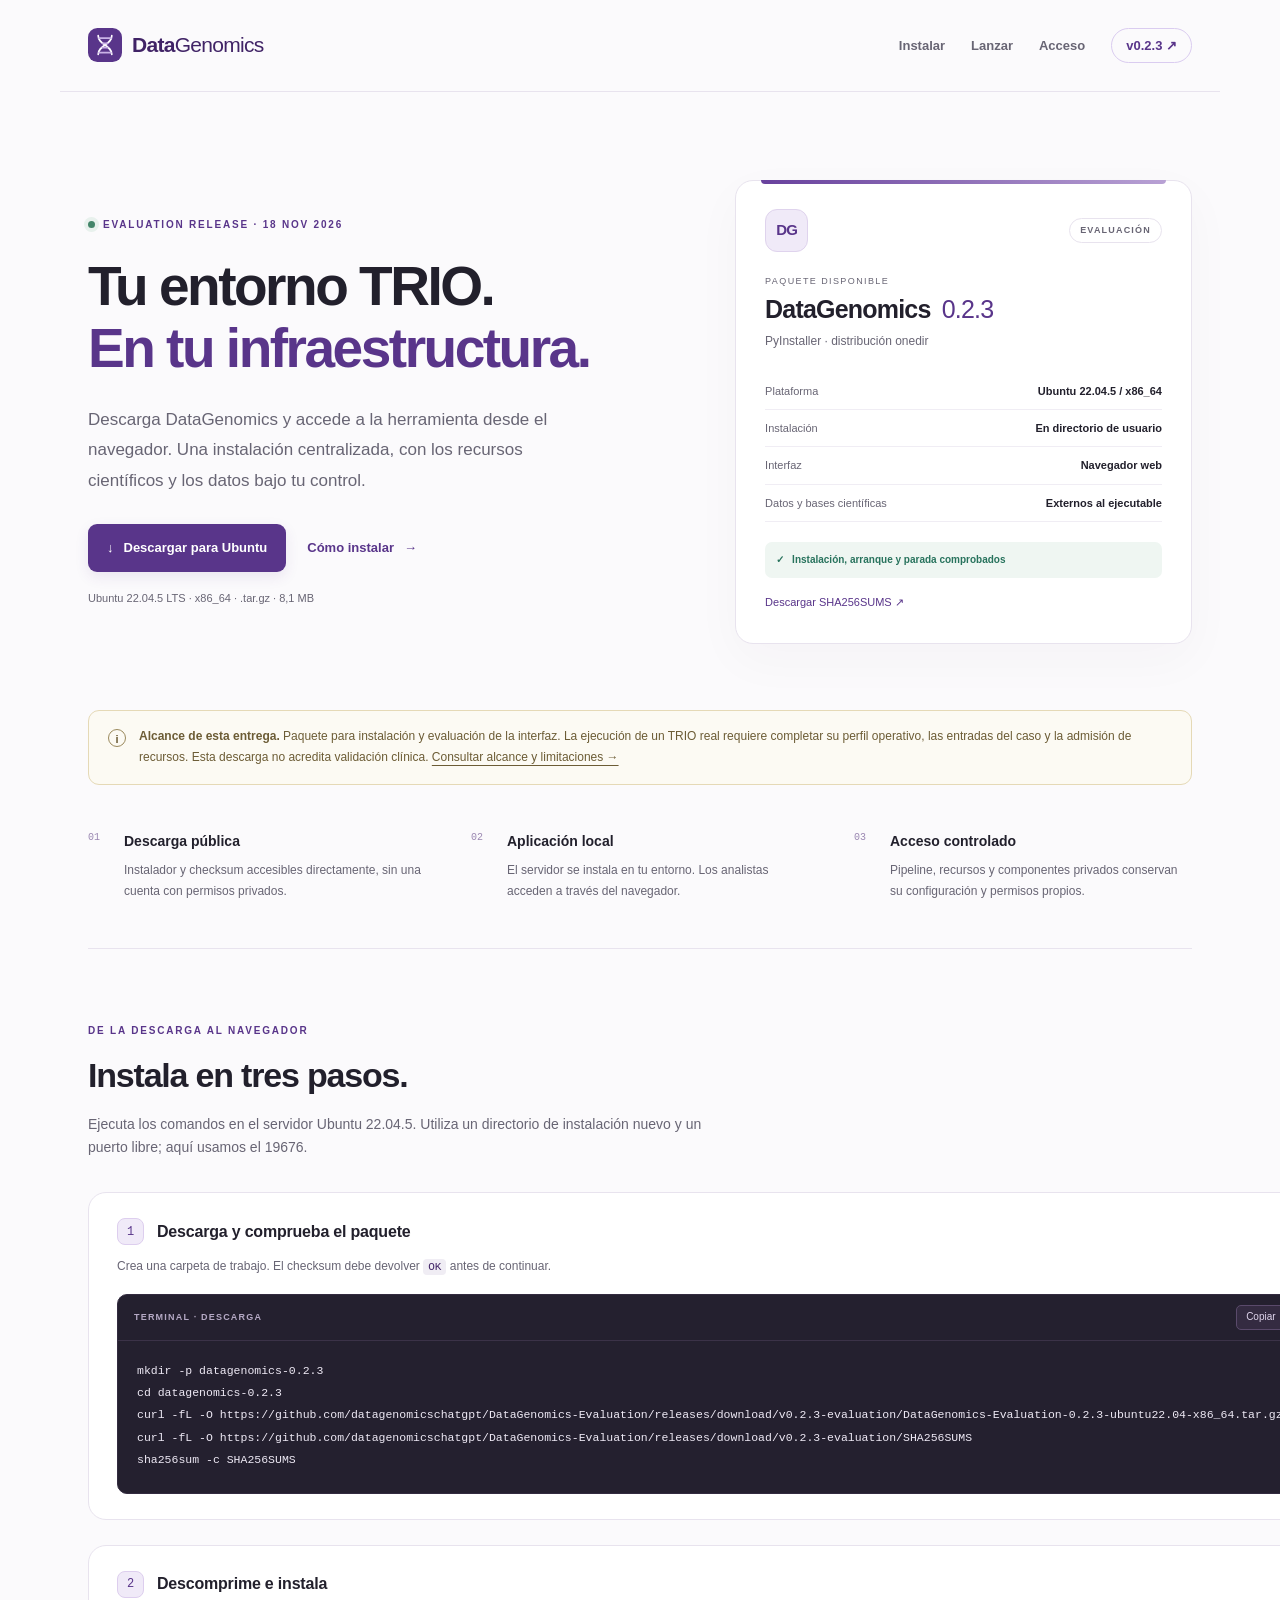
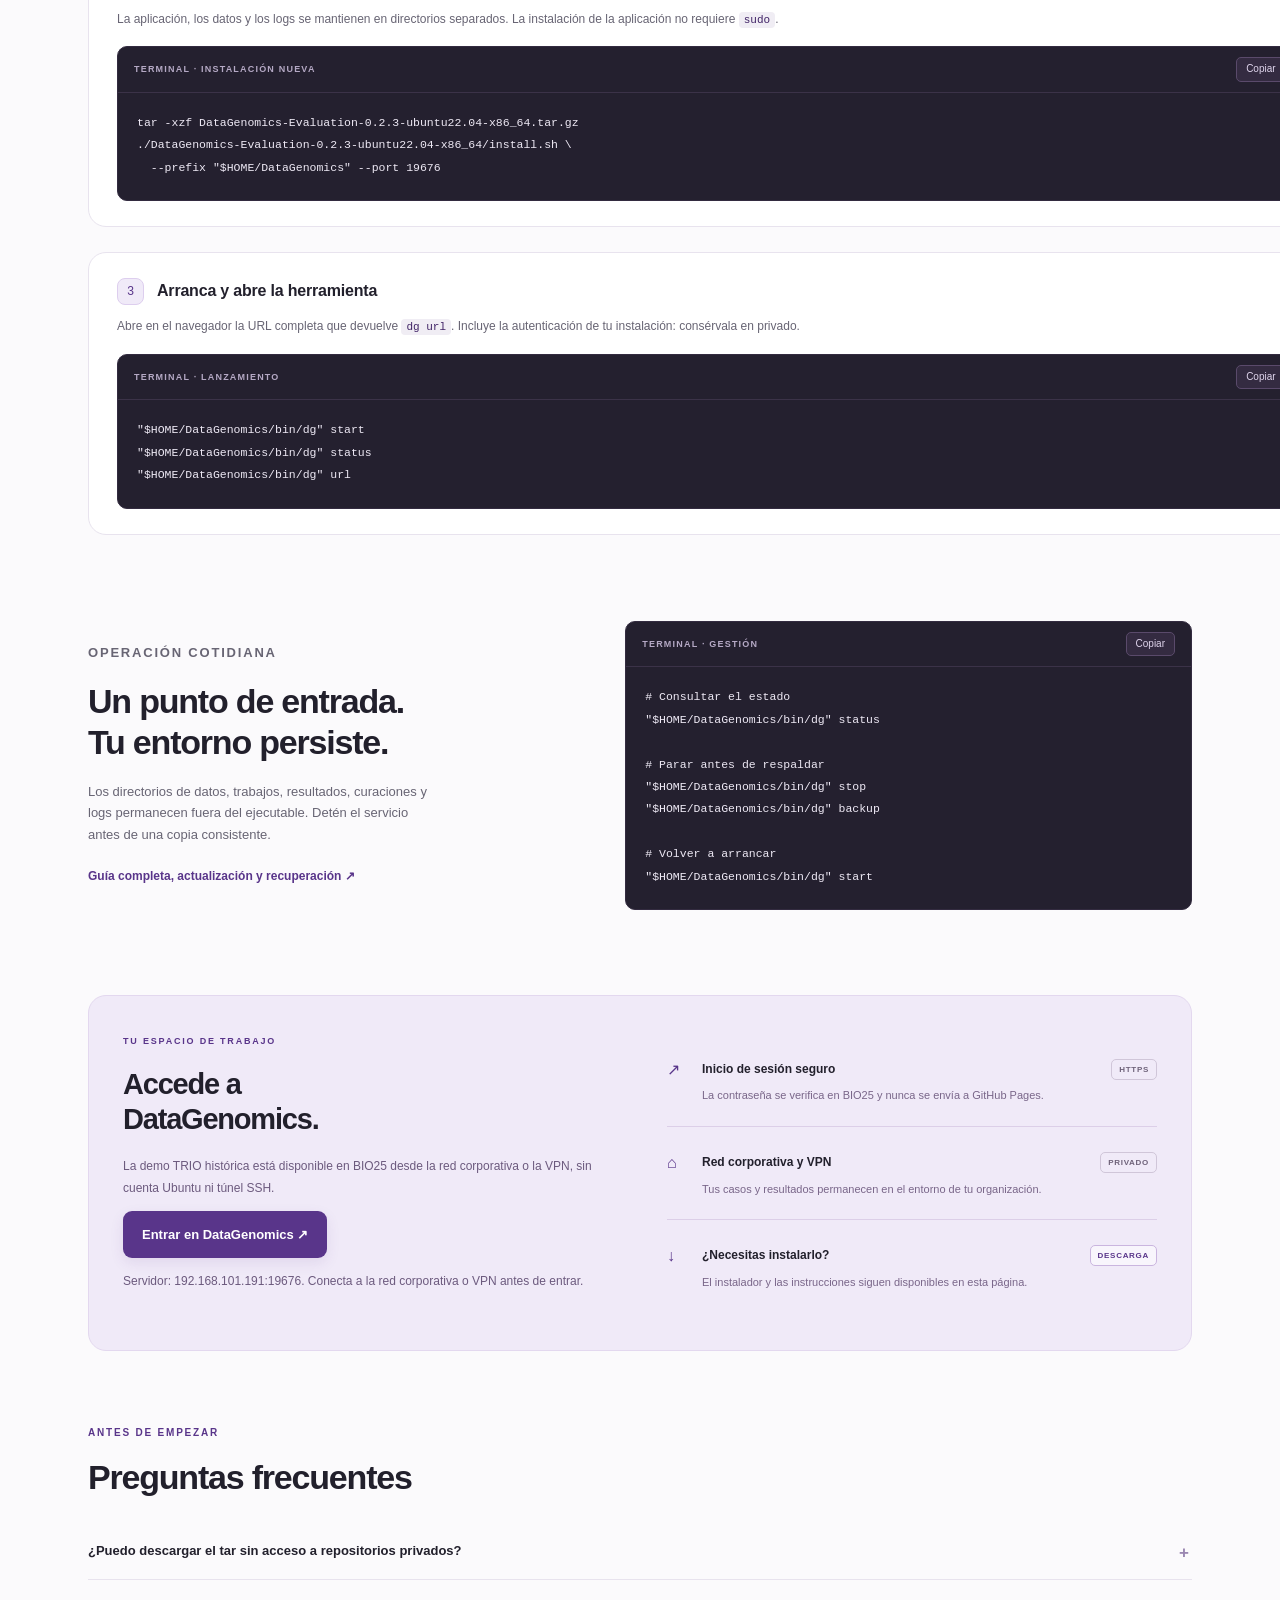
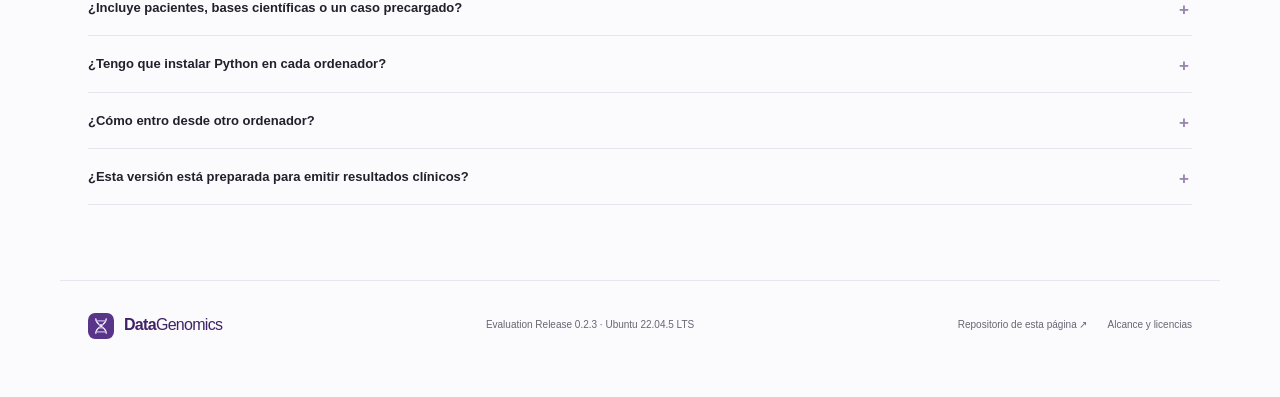
<file: index.html>
<!doctype html>
<html lang="es">
<head>
  <meta charset="utf-8">
  <meta name="viewport" content="width=device-width, initial-scale=1">
  <meta name="description" content="Descarga DataGenomics Evaluation para Ubuntu 22.04.5. Instalador PyInstaller, instrucciones de instalación, arranque y recuperación.">
  <meta name="theme-color" content="#432b69">
  <meta property="og:title" content="DataGenomics · Evaluation Release">
  <meta property="og:description" content="Tu entorno de evaluación TRIO. Descarga para Ubuntu, instalación y lanzamiento paso a paso.">
  <meta property="og:type" content="website">
  <title>DataGenomics — Descarga e instalación</title>
  <link rel="icon" href="assets/mark.svg" type="image/svg+xml">
  <link rel="stylesheet" href="assets/styles.css">
  <script src="assets/app.js" defer></script>
</head>
<body>
  <a class="skip" href="#contenido">Ir al contenido</a>
  <header class="site-header">
    <a class="brand" href="./" aria-label="DataGenomics inicio"><img src="assets/mark.svg" alt="" width="34" height="34"><span>Data<span class="brand-light">Genomics</span></span></a>
    <nav aria-label="Navegación principal"><a href="#instalacion">Instalar</a><a href="#lanzamiento">Lanzar</a><a href="#acceso">Acceso</a><a class="nav-release" href="https://github.com/datagenomicschatgpt/DataGenomics-Evaluation/releases/tag/v0.2.3-evaluation">v0.2.3 <span aria-hidden="true">↗</span></a></nav>
  </header>

  <main id="contenido">
    <section class="hero" aria-labelledby="titulo">
      <div class="hero-copy">
        <p class="eyebrow"><span class="status-dot"></span> EVALUATION RELEASE · 18 NOV 2026</p>
        <h1>Tu entorno TRIO.<br><span>En tu infraestructura.</span></h1>
        <p class="lead">Descarga DataGenomics y accede a la herramienta desde el navegador. Una instalación centralizada, con los recursos científicos y los datos bajo tu control.</p>
        <div class="hero-actions"><a class="button primary" href="https://github.com/datagenomicschatgpt/DataGenomics-Evaluation/releases/download/v0.2.3-evaluation/DataGenomics-Evaluation-0.2.3-ubuntu22.04-x86_64.tar.gz"><span aria-hidden="true">↓</span> Descargar para Ubuntu</a><a class="button text-button" href="#instalacion">Cómo instalar <span aria-hidden="true">→</span></a></div>
        <p class="download-meta">Ubuntu 22.04.5 LTS · x86_64 · .tar.gz · 8,1 MB</p>
      </div>
      <aside class="release-card" aria-label="Ficha de la descarga">
        <div class="card-heading"><span class="package-icon" aria-hidden="true">DG</span><span class="tag">EVALUACIÓN</span></div>
        <p class="small-label">PAQUETE DISPONIBLE</p><h2>DataGenomics <span>0.2.3</span></h2><p class="card-subtitle">PyInstaller · distribución onedir</p>
        <dl><div><dt>Plataforma</dt><dd>Ubuntu 22.04.5 / x86_64</dd></div><div><dt>Instalación</dt><dd>En directorio de usuario</dd></div><div><dt>Interfaz</dt><dd>Navegador web</dd></div><div><dt>Datos y bases científicas</dt><dd>Externos al ejecutable</dd></div></dl>
        <div class="verified"><span aria-hidden="true">✓</span> Instalación, arranque y parada comprobados</div>
        <a class="checksum-link" href="https://github.com/datagenomicschatgpt/DataGenomics-Evaluation/releases/download/v0.2.3-evaluation/SHA256SUMS">Descargar SHA256SUMS <span aria-hidden="true">↗</span></a>
      </aside>
    </section>

    <aside class="scope-note" aria-label="Alcance de la evaluación"><span class="note-icon" aria-hidden="true">i</span><p><strong>Alcance de esta entrega.</strong> Paquete para instalación y evaluación de la interfaz. La ejecución de un TRIO real requiere completar su perfil operativo, las entradas del caso y la admisión de recursos. Esta descarga no acredita validación clínica. <a href="docs/alcance.html">Consultar alcance y limitaciones →</a></p></aside>

    <section class="features" aria-label="Distribución y acceso">
      <article><span class="feature-number">01</span><h2>Descarga pública</h2><p>Instalador y checksum accesibles directamente, sin una cuenta con permisos privados.</p></article>
      <article><span class="feature-number">02</span><h2>Aplicación local</h2><p>El servidor se instala en tu entorno. Los analistas acceden a través del navegador.</p></article>
      <article><span class="feature-number">03</span><h2>Acceso controlado</h2><p>Pipeline, recursos y componentes privados conservan su configuración y permisos propios.</p></article>
    </section>

    <section id="instalacion" class="section install-section" aria-labelledby="install-title">
      <div class="section-intro"><p class="eyebrow">DE LA DESCARGA AL NAVEGADOR</p><h2 id="install-title">Instala en tres pasos.</h2><p>Ejecuta los comandos en el servidor Ubuntu 22.04.5. Utiliza un directorio de instalación nuevo y un puerto libre; aquí usamos el 19676.</p></div>
      <div class="steps">
        <article class="step"><div class="step-title"><span>1</span><h3>Descarga y comprueba el paquete</h3></div><p>Crea una carpeta de trabajo. El checksum debe devolver <code>OK</code> antes de continuar.</p><div class="code-box"><div class="code-top"><span>TERMINAL · DESCARGA</span><button type="button" data-copy="download-code">Copiar</button></div><pre><code id="download-code">mkdir -p datagenomics-0.2.3
cd datagenomics-0.2.3
curl -fL -O https://github.com/datagenomicschatgpt/DataGenomics-Evaluation/releases/download/v0.2.3-evaluation/DataGenomics-Evaluation-0.2.3-ubuntu22.04-x86_64.tar.gz
curl -fL -O https://github.com/datagenomicschatgpt/DataGenomics-Evaluation/releases/download/v0.2.3-evaluation/SHA256SUMS
sha256sum -c SHA256SUMS</code></pre></div></article>
        <article class="step"><div class="step-title"><span>2</span><h3>Descomprime e instala</h3></div><p>La aplicación, los datos y los logs se mantienen en directorios separados. La instalación de la aplicación no requiere <code>sudo</code>.</p><div class="code-box"><div class="code-top"><span>TERMINAL · INSTALACIÓN NUEVA</span><button type="button" data-copy="install-code">Copiar</button></div><pre><code id="install-code">tar -xzf DataGenomics-Evaluation-0.2.3-ubuntu22.04-x86_64.tar.gz
./DataGenomics-Evaluation-0.2.3-ubuntu22.04-x86_64/install.sh \
  --prefix "$HOME/DataGenomics" --port 19676</code></pre></div></article>
        <article class="step" id="lanzamiento"><div class="step-title"><span>3</span><h3>Arranca y abre la herramienta</h3></div><p>Abre en el navegador la URL completa que devuelve <code>dg url</code>. Incluye la autenticación de tu instalación: consérvala en privado.</p><div class="code-box"><div class="code-top"><span>TERMINAL · LANZAMIENTO</span><button type="button" data-copy="start-code">Copiar</button></div><pre><code id="start-code">"$HOME/DataGenomics/bin/dg" start
"$HOME/DataGenomics/bin/dg" status
"$HOME/DataGenomics/bin/dg" url</code></pre></div></article>
      </div>
    </section>

    <section class="operations section" aria-labelledby="operations-title"><div><p class="eyebrow">OPERACIÓN COTIDIANA</p><h2 id="operations-title">Un punto de entrada.<br>Tu entorno persiste.</h2><p>Los directorios de datos, trabajos, resultados, curaciones y logs permanecen fuera del ejecutable. Detén el servicio antes de una copia consistente.</p><a class="inline-link" href="docs/instalacion.html">Guía completa, actualización y recuperación <span aria-hidden="true">↗</span></a></div><div class="code-box"><div class="code-top"><span>TERMINAL · GESTIÓN</span><button type="button" data-copy="manage-code">Copiar</button></div><pre><code id="manage-code"># Consultar el estado
"$HOME/DataGenomics/bin/dg" status

# Parar antes de respaldar
"$HOME/DataGenomics/bin/dg" stop
"$HOME/DataGenomics/bin/dg" backup

# Volver a arrancar
"$HOME/DataGenomics/bin/dg" start</code></pre></div></section>

    <section id="acceso" class="access-panel section" aria-labelledby="access-title"><div class="access-main"><p class="eyebrow">TU ESPACIO DE TRABAJO</p><h2 id="access-title">Accede a<br>DataGenomics.</h2><p>La demo TRIO histórica está disponible en BIO25 desde la red corporativa o la VPN, sin cuenta Ubuntu ni túnel SSH.</p><a id="server-access" class="button primary" href="https://192.168.101.191:19676/login" rel="noreferrer" aria-describedby="server-access-status">Entrar en DataGenomics ↗</a><p id="server-access-status" role="status">Acceso provisional protegido por contraseña en servidor. El certificado temporal puede requerir confirmación del navegador hasta disponer del certificado corporativo.</p></div><div class="access-list"><div><span class="access-icon" aria-hidden="true">↗</span><div><strong>Inicio de sesión seguro</strong><p>La contraseña se verifica en BIO25 y nunca se envía a GitHub Pages.</p></div><span class="access-badge private">HTTPS</span></div><div><span class="access-icon" aria-hidden="true">⌂</span><div><strong>Red corporativa y VPN</strong><p>Tus casos y resultados permanecen en el entorno de tu organización.</p></div><span class="access-badge private">PRIVADO</span></div><div><span class="access-icon" aria-hidden="true">↓</span><div><strong>¿Necesitas instalarlo?</strong><p>El instalador y las instrucciones siguen disponibles en esta página.</p></div><span class="access-badge">DESCARGA</span></div></div></section>

    <section class="faq section" aria-labelledby="faq-title"><div class="section-intro"><p class="eyebrow">ANTES DE EMPEZAR</p><h2 id="faq-title">Preguntas frecuentes</h2></div><details><summary>¿Puedo descargar el tar sin acceso a repositorios privados?</summary><p>Sí. El botón descarga el archivo directamente desde una GitHub Release pública. La aplicación y el acceso a componentes privados tienen permisos independientes.</p></details><details><summary>¿Incluye pacientes, bases científicas o un caso precargado?</summary><p>No. Una instalación nueva empieza sin casos. Los resultados autorizados y los recursos se incorporan desde tu entorno mediante sus contratos y controles correspondientes.</p></details><details><summary>¿Tengo que instalar Python en cada ordenador?</summary><p>Los analistas utilizan el navegador. La aplicación del servidor se distribuye con PyInstaller. Las etapas científicas necesitan su runtime y herramientas externos, configurados por el responsable.</p></details><details><summary>¿Cómo entro desde otro ordenador?</summary><p>Conecta a la LAN o VPN corporativa y utiliza el botón «Entrar en DataGenomics». No necesitas una cuenta de BIO25 ni un túnel SSH. El acceso provisional se sustituirá por SSO cuando IT lo proporcione.</p></details><details><summary>¿Esta versión está preparada para emitir resultados clínicos?</summary><p>Es una Evaluation Release. La instalación y el recorrido técnico tienen evidencias separadas de la admisión científica. La conexión operativa del piloto real sigue pendiente; consulta el alcance antes de procesar un caso.</p></details></section>
  </main>

  <footer><a class="brand" href="./"><img src="assets/mark.svg" alt="" width="26" height="26"><span>Data<span class="brand-light">Genomics</span></span></a><p>Evaluation Release 0.2.3 · Ubuntu 22.04.5 LTS</p><div><a href="https://github.com/datagenomicschatgpt/DataGenomics-Evaluation">Repositorio de esta página ↗</a><a href="docs/alcance.html">Alcance y licencias</a></div></footer>
  <div id="copy-status" class="copy-status" role="status" aria-live="polite"></div>
</body>
</html>
</file>
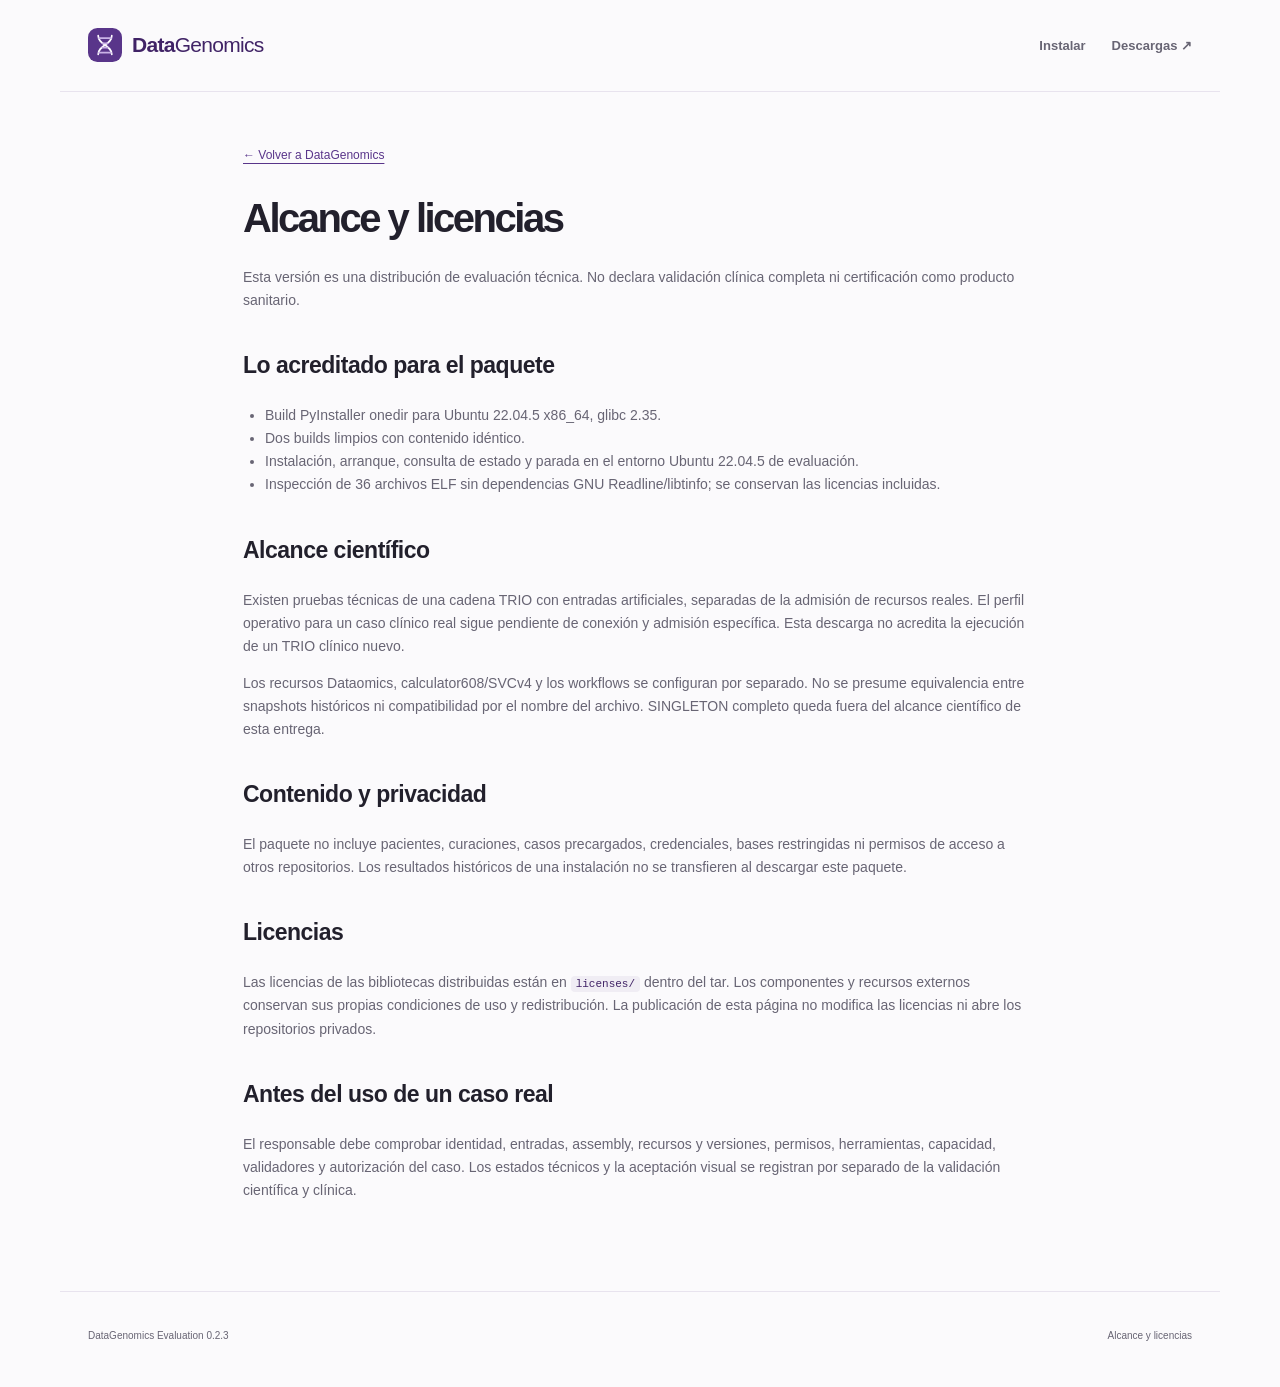
<file: docs/alcance.html>
<!doctype html><html lang="es"><head><meta charset="utf-8"><meta name="viewport" content="width=device-width,initial-scale=1"><title>Alcance y licencias · DataGenomics</title><link rel="icon" href="../assets/mark.svg" type="image/svg+xml"><link rel="stylesheet" href="../assets/styles.css"></head><body><header class="site-header"><a class="brand" href="../"><img src="../assets/mark.svg" width="34" height="34" alt=""><span>Data<span class="brand-light">Genomics</span></span></a><nav aria-label="Navegación"><a href="../#instalacion">Instalar</a><a href="https://github.com/datagenomicschatgpt/DataGenomics-Evaluation/releases/tag/v0.2.3-evaluation">Descargas ↗</a></nav></header><main class="doc"><p class="breadcrumb"><a href="../">← Volver a DataGenomics</a></p><h1>Alcance y licencias</h1><p>Esta versión es una distribución de evaluación técnica. No declara validación clínica completa ni certificación como producto sanitario.</p><h2>Lo acreditado para el paquete</h2><ul><li>Build PyInstaller onedir para Ubuntu 22.04.5 x86_64, glibc 2.35.</li><li>Dos builds limpios con contenido idéntico.</li><li>Instalación, arranque, consulta de estado y parada en el entorno Ubuntu 22.04.5 de evaluación.</li><li>Inspección de 36 archivos ELF sin dependencias GNU Readline/libtinfo; se conservan las licencias incluidas.</li></ul><h2>Alcance científico</h2><p>Existen pruebas técnicas de una cadena TRIO con entradas artificiales, separadas de la admisión de recursos reales. El perfil operativo para un caso clínico real sigue pendiente de conexión y admisión específica. Esta descarga no acredita la ejecución de un TRIO clínico nuevo.</p><p>Los recursos Dataomics, calculator608/SVCv4 y los workflows se configuran por separado. No se presume equivalencia entre snapshots históricos ni compatibilidad por el nombre del archivo. SINGLETON completo queda fuera del alcance científico de esta entrega.</p><h2>Contenido y privacidad</h2><p>El paquete no incluye pacientes, curaciones, casos precargados, credenciales, bases restringidas ni permisos de acceso a otros repositorios. Los resultados históricos de una instalación no se transfieren al descargar este paquete.</p><h2>Licencias</h2><p>Las licencias de las bibliotecas distribuidas están en <code>licenses/</code> dentro del tar. Los componentes y recursos externos conservan sus propias condiciones de uso y redistribución. La publicación de esta página no modifica las licencias ni abre los repositorios privados.</p><h2>Antes del uso de un caso real</h2><p>El responsable debe comprobar identidad, entradas, assembly, recursos y versiones, permisos, herramientas, capacidad, validadores y autorización del caso. Los estados técnicos y la aceptación visual se registran por separado de la validación científica y clínica.</p></main><footer><p>DataGenomics Evaluation 0.2.3</p><div><a href="alcance.html">Alcance y licencias</a></div></footer></body></html>
</file>
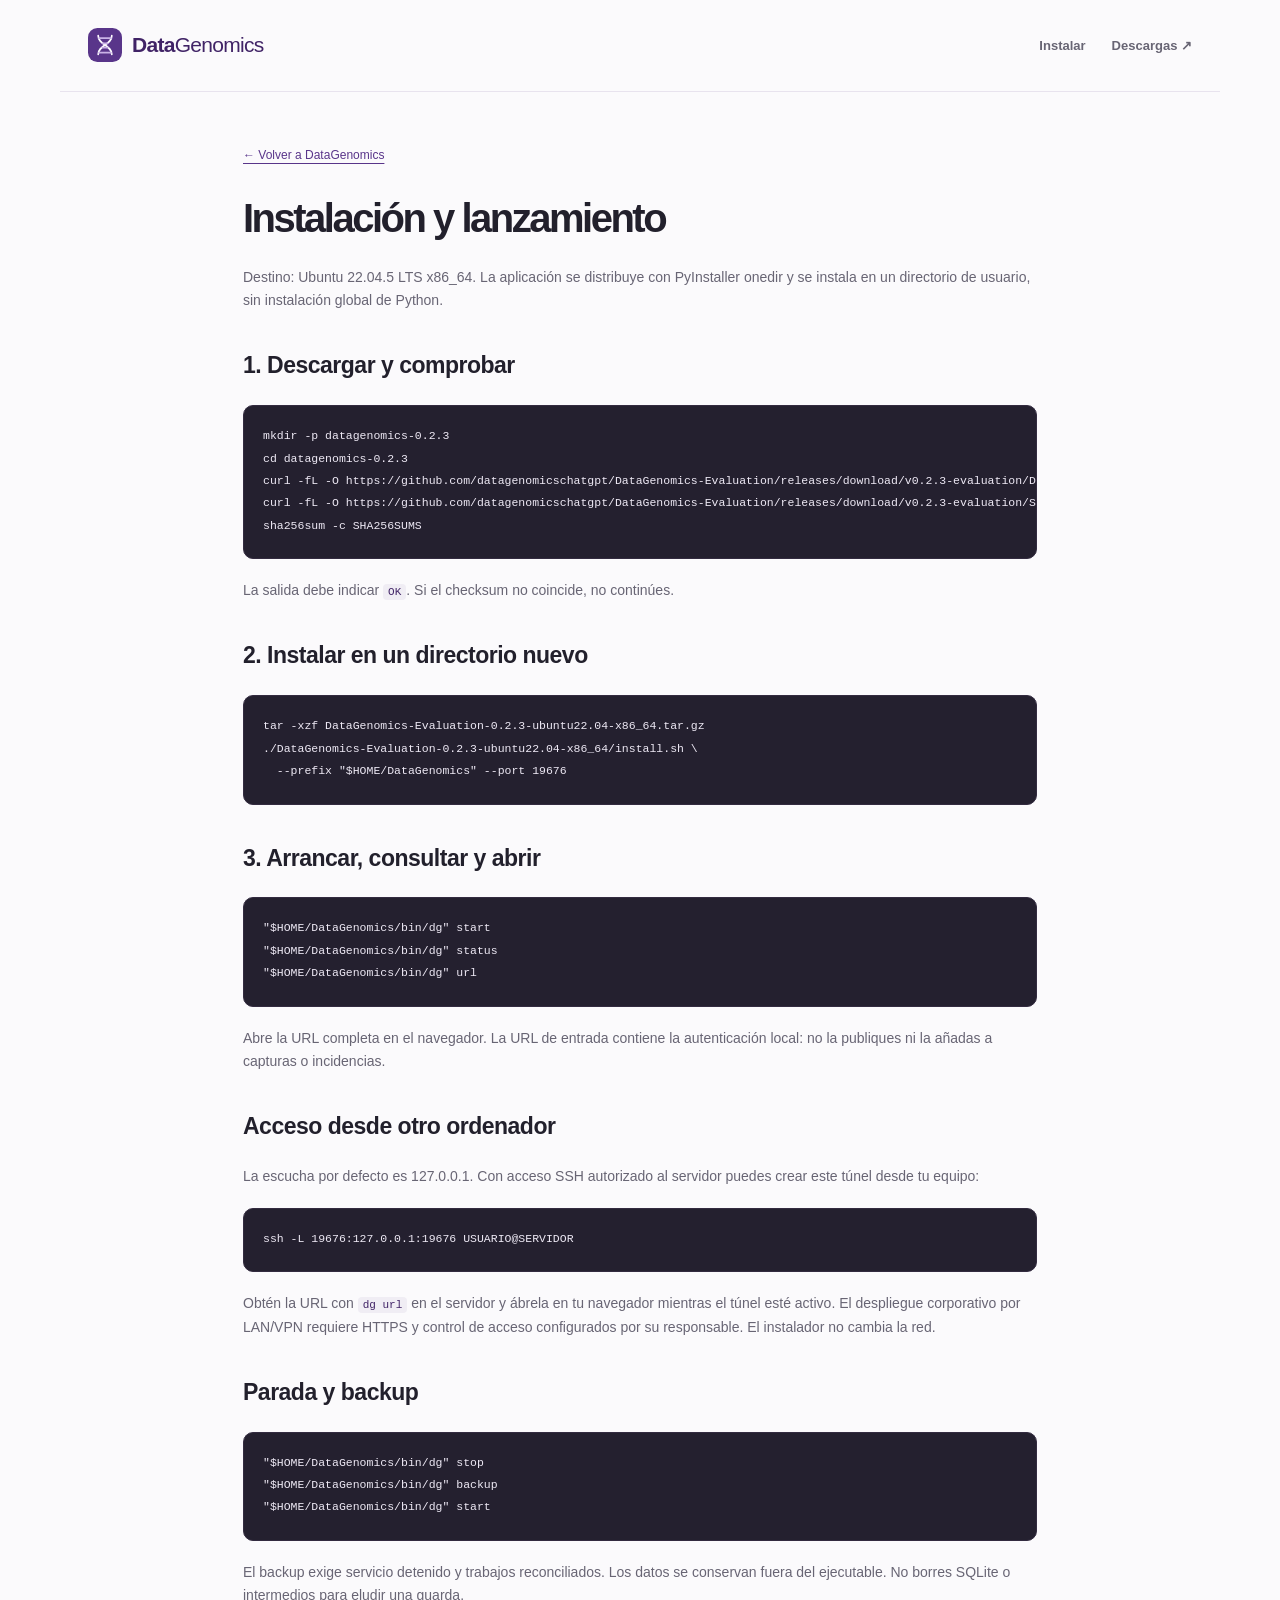
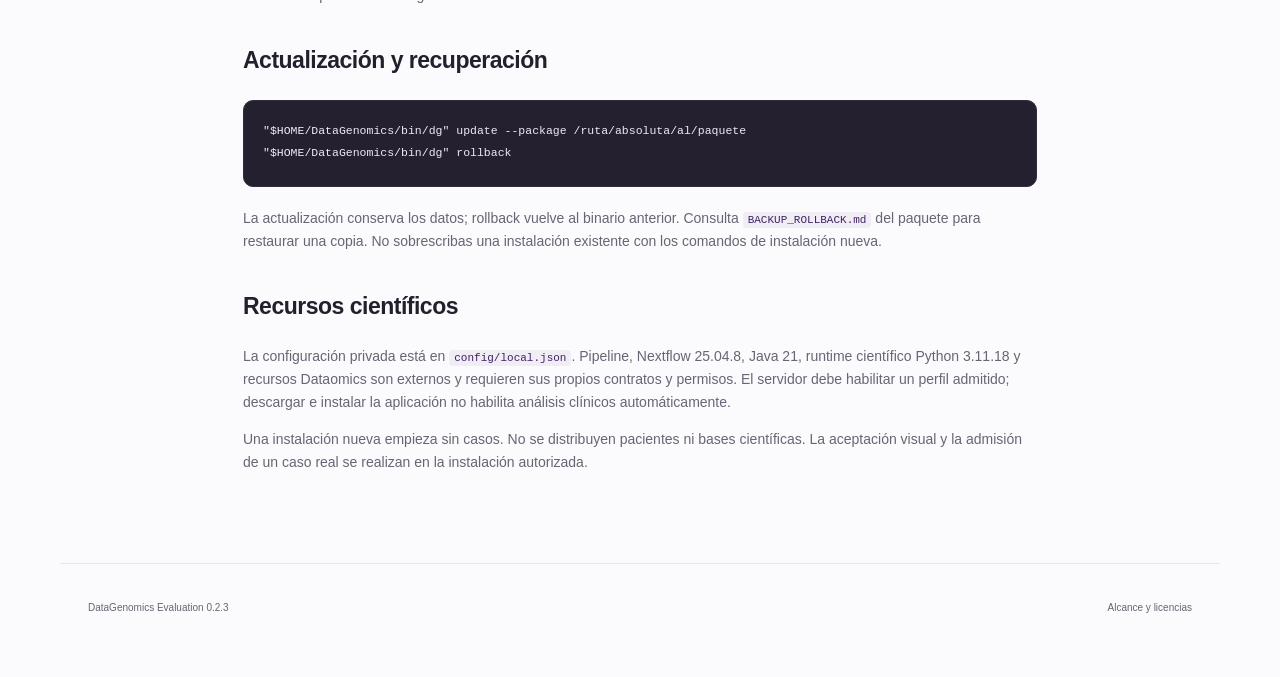
<file: docs/instalacion.html>
<!doctype html><html lang="es"><head><meta charset="utf-8"><meta name="viewport" content="width=device-width,initial-scale=1"><title>Instalación y lanzamiento · DataGenomics</title><link rel="icon" href="../assets/mark.svg" type="image/svg+xml"><link rel="stylesheet" href="../assets/styles.css"></head><body><header class="site-header"><a class="brand" href="../"><img src="../assets/mark.svg" width="34" height="34" alt=""><span>Data<span class="brand-light">Genomics</span></span></a><nav aria-label="Navegación"><a href="../#instalacion">Instalar</a><a href="https://github.com/datagenomicschatgpt/DataGenomics-Evaluation/releases/tag/v0.2.3-evaluation">Descargas ↗</a></nav></header><main class="doc"><p class="breadcrumb"><a href="../">← Volver a DataGenomics</a></p><h1>Instalación y lanzamiento</h1><p>Destino: Ubuntu 22.04.5 LTS x86_64. La aplicación se distribuye con PyInstaller onedir y se instala en un directorio de usuario, sin instalación global de Python.</p><h2>1. Descargar y comprobar</h2><div class="code-box"><pre><code>mkdir -p datagenomics-0.2.3
cd datagenomics-0.2.3
curl -fL -O https://github.com/datagenomicschatgpt/DataGenomics-Evaluation/releases/download/v0.2.3-evaluation/DataGenomics-Evaluation-0.2.3-ubuntu22.04-x86_64.tar.gz
curl -fL -O https://github.com/datagenomicschatgpt/DataGenomics-Evaluation/releases/download/v0.2.3-evaluation/SHA256SUMS
sha256sum -c SHA256SUMS</code></pre></div><p>La salida debe indicar <code>OK</code>. Si el checksum no coincide, no continúes.</p><h2>2. Instalar en un directorio nuevo</h2><div class="code-box"><pre><code>tar -xzf DataGenomics-Evaluation-0.2.3-ubuntu22.04-x86_64.tar.gz
./DataGenomics-Evaluation-0.2.3-ubuntu22.04-x86_64/install.sh \
  --prefix &quot;$HOME/DataGenomics&quot; --port 19676</code></pre></div><h2>3. Arrancar, consultar y abrir</h2><div class="code-box"><pre><code>&quot;$HOME/DataGenomics/bin/dg&quot; start
&quot;$HOME/DataGenomics/bin/dg&quot; status
&quot;$HOME/DataGenomics/bin/dg&quot; url</code></pre></div><p>Abre la URL completa en el navegador. La URL de entrada contiene la autenticación local: no la publiques ni la añadas a capturas o incidencias.</p><h2>Acceso desde otro ordenador</h2><p>La escucha por defecto es 127.0.0.1. Con acceso SSH autorizado al servidor puedes crear este túnel desde tu equipo:</p><div class="code-box"><pre><code>ssh -L 19676:127.0.0.1:19676 USUARIO@SERVIDOR</code></pre></div><p>Obtén la URL con <code>dg url</code> en el servidor y ábrela en tu navegador mientras el túnel esté activo. El despliegue corporativo por LAN/VPN requiere HTTPS y control de acceso configurados por su responsable. El instalador no cambia la red.</p><h2>Parada y backup</h2><div class="code-box"><pre><code>&quot;$HOME/DataGenomics/bin/dg&quot; stop
&quot;$HOME/DataGenomics/bin/dg&quot; backup
&quot;$HOME/DataGenomics/bin/dg&quot; start</code></pre></div><p>El backup exige servicio detenido y trabajos reconciliados. Los datos se conservan fuera del ejecutable. No borres SQLite o intermedios para eludir una guarda.</p><h2>Actualización y recuperación</h2><div class="code-box"><pre><code>&quot;$HOME/DataGenomics/bin/dg&quot; update --package /ruta/absoluta/al/paquete
&quot;$HOME/DataGenomics/bin/dg&quot; rollback</code></pre></div><p>La actualización conserva los datos; rollback vuelve al binario anterior. Consulta <code>BACKUP_ROLLBACK.md</code> del paquete para restaurar una copia. No sobrescribas una instalación existente con los comandos de instalación nueva.</p><h2>Recursos científicos</h2><p>La configuración privada está en <code>config/local.json</code>. Pipeline, Nextflow 25.04.8, Java 21, runtime científico Python 3.11.18 y recursos Dataomics son externos y requieren sus propios contratos y permisos. El servidor debe habilitar un perfil admitido; descargar e instalar la aplicación no habilita análisis clínicos automáticamente.</p><p>Una instalación nueva empieza sin casos. No se distribuyen pacientes ni bases científicas. La aceptación visual y la admisión de un caso real se realizan en la instalación autorizada.</p></main><footer><p>DataGenomics Evaluation 0.2.3</p><div><a href="alcance.html">Alcance y licencias</a></div></footer></body></html>
</file>
<file: assets/styles.css>
:root{--paper:#fbfafc;--white:#fff;--ink:#22202c;--muted:#686574;--purple:#59358a;--purple-dark:#402366;--lavender:#f0eaf8;--line:#e8e3ee;--green:#28735d;--radius:18px;--mono:ui-monospace,SFMono-Regular,Consolas,"Liberation Mono",monospace}
*{box-sizing:border-box}html{scroll-behavior:smooth;scroll-padding-top:92px}body{margin:0;color:var(--ink);background:var(--paper);font-family:Inter,ui-sans-serif,-apple-system,BlinkMacSystemFont,"Segoe UI",sans-serif;-webkit-font-smoothing:antialiased;line-height:1.65}a{color:var(--purple);text-underline-offset:4px}button,a{-webkit-tap-highlight-color:transparent}a:focus-visible,button:focus-visible,summary:focus-visible{outline:3px solid #a57cdd;outline-offset:5px}button{font:inherit;cursor:pointer}.skip{position:absolute;top:-80px;left:20px;z-index:5;padding:10px;background:white}.skip:focus{top:10px}.site-header,main,footer{max-width:1160px;margin:auto}.site-header{height:92px;display:flex;align-items:center;justify-content:space-between;padding:0 28px;border-bottom:1px solid var(--line);gap:24px}.brand{display:flex;align-items:center;gap:10px;font-size:21px;font-weight:780;letter-spacing:-.7px;color:var(--purple-dark);text-decoration:none;white-space:nowrap}.brand-light{font-weight:450}.brand img{display:block}nav{display:flex;gap:26px;align-items:center}nav a{font-size:13px;font-weight:600;color:var(--muted);text-decoration:none}nav a:hover{color:var(--purple)}.nav-release{color:var(--purple);border:1px solid #daccf0;border-radius:999px;padding:6px 14px;white-space:nowrap}main{padding:0 28px}.hero{padding:88px 0 66px;display:grid;grid-template-columns:1.25fr 1fr;gap:76px;align-items:center}.eyebrow{font-size:10px;font-weight:750;letter-spacing:1.8px;color:var(--purple);margin:0 0 22px;display:flex;gap:8px;align-items:center}.status-dot{height:7px;width:7px;background:#44856a;border-radius:50%;box-shadow:0 0 0 4px #e8f1ed}h1{font-size:clamp(38px,4.3vw,57px);font-weight:710;line-height:1.13;letter-spacing:-2.5px;margin:0 0 25px}h1 span{color:var(--purple)}.lead{font-size:17px;color:var(--muted);max-width:500px;line-height:1.8;margin:0 0 28px}.hero-actions{display:flex;gap:12px;align-items:center;flex-wrap:wrap}.button{display:inline-flex;align-items:center;justify-content:center;gap:10px;font-size:13px;font-weight:650;padding:13px 19px;border-radius:9px;text-decoration:none;transition:background .15s,transform .15s}.button.primary{background:var(--purple);color:white;box-shadow:0 5px 14px #59358a1a}.button.primary:hover{background:var(--purple-dark);transform:translateY(-1px)}.text-button{padding-left:9px}.download-meta{font-size:11px;color:var(--muted);margin:17px 0 0}.release-card{background:var(--white);border:1px solid var(--line);border-radius:var(--radius);padding:28px 29px;box-shadow:0 16px 50px #34234308;position:relative}.release-card:before{content:"";height:4px;position:absolute;top:-1px;left:25px;right:25px;background:linear-gradient(90deg,#68419d,#b8a1d4);border-radius:0 0 5px 5px}.card-heading{display:flex;justify-content:space-between;align-items:center;margin-bottom:22px}.package-icon{width:43px;height:43px;display:grid;place-items:center;background:var(--lavender);border:1px solid #dfd3ed;border-radius:12px;font-weight:800;color:var(--purple);letter-spacing:-1px;font-size:15px}.tag{font-size:9px;font-weight:750;letter-spacing:1.2px;border:1px solid var(--line);border-radius:999px;padding:4px 10px;color:var(--muted)}.small-label{font-size:9px;color:var(--muted);letter-spacing:1.4px;margin:0 0 4px}.release-card h2{font-size:25px;letter-spacing:-.8px;line-height:1.3;margin:0}.release-card h2 span{font-weight:400;color:var(--purple);margin-left:5px}.card-subtitle{font-size:12px;color:var(--muted);margin:7px 0 21px}dl{margin:0 0 20px}dl>div{display:flex;justify-content:space-between;padding:9px 0;border-bottom:1px solid #f0edf4;gap:12px;font-size:11px}dt{color:var(--muted)}dd{margin:0;text-align:right;font-weight:600}.verified{background:#eff6f2;color:var(--green);font-size:10px;font-weight:650;padding:10px 11px;border-radius:7px;display:flex;gap:8px;align-items:center}.checksum-link{font-size:11px;display:inline-block;margin-top:15px;text-decoration:none}.scope-note{display:flex;align-items:flex-start;gap:13px;border:1px solid #e5d9b6;background:#fcfaf3;border-radius:11px;padding:15px 19px;color:#6c5c35}.scope-note p{font-size:12px;margin:0;line-height:1.8}.scope-note a{color:inherit;white-space:normal}.note-icon{font-size:11px;border:1px solid #9a895c;border-radius:50%;min-width:18px;height:18px;display:grid;place-items:center;margin-top:3px;font-weight:700}.features{display:grid;grid-template-columns:repeat(3,1fr);gap:45px;padding:45px 0;border-bottom:1px solid var(--line)}.features article{position:relative;padding-left:36px}.feature-number{position:absolute;left:0;top:2px;font:10px var(--mono);color:#9a87b1}.features h2{font-size:14px;font-weight:680;margin:0 0 7px}.features p{color:var(--muted);font-size:12px;line-height:1.8;margin:0}.section{padding-top:74px;padding-bottom:12px}.section-intro .eyebrow{margin-bottom:15px}.section-intro h2,.operations h2,.access-panel h2{font-size:34px;line-height:1.22;font-weight:680;letter-spacing:-1.2px;margin:0 0 17px}.section-intro>p:last-child{color:var(--muted);font-size:14px;max-width:620px;margin-bottom:33px}.steps{display:grid;gap:25px}.step{background:var(--white);border:1px solid var(--line);border-radius:var(--radius);padding:25px 28px}.step-title{display:flex;gap:13px;align-items:center}.step-title>span{height:27px;min-width:27px;border:1px solid #ddceee;background:var(--lavender);color:var(--purple);display:grid;place-items:center;border-radius:8px;font:12px var(--mono)}.step h3{font-size:16px;letter-spacing:-.2px;margin:0;font-weight:650}.step>p{font-size:12px;color:var(--muted);margin:12px 0 17px}.code-box{background:#24202f;color:#eee9f5;border:1px solid #332b40;border-radius:10px;overflow:hidden;min-width:0}.code-top{padding:10px 16px;border-bottom:1px solid #3b3248;display:flex;align-items:center;justify-content:space-between;gap:15px}.code-top>span{font-size:9px;letter-spacing:1.2px;color:#b5a9c5;font-weight:600}.code-top button{color:#dfd4ec;border:1px solid #5a4a6b;background:#342b41;border-radius:5px;padding:3px 9px;font-size:10px}.code-top button:hover{background:#493a59}pre{margin:0;padding:19px 19px 21px;overflow-x:auto;tab-size:2;scrollbar-color:#655078 #24202f}pre code{font:11.5px/1.95 var(--mono);color:inherit;background:transparent;padding:0;white-space:pre}p code{font:11px var(--mono);padding:2px 5px;background:#f0edf4;border-radius:4px;color:var(--purple-dark)}.operations{display:grid;grid-template-columns:1fr 1.2fr;align-items:center;gap:65px}.operations .eyebrow{margin-bottom:17px}.operations p{font-size:13px;color:var(--muted);max-width:350px;margin:0 0 17px}.inline-link{font-size:12px;font-weight:650;text-decoration:none;line-height:1.8}.access-panel{margin-top:73px;background:var(--lavender);border:1px solid #e3d8ef;padding:38px 34px;display:grid;grid-template-columns:1fr 1fr;gap:54px;border-radius:var(--radius)}.access-panel .eyebrow{font-size:9px;margin-bottom:18px}.access-panel h2{font-size:29px}.access-main>p:not(.eyebrow){font-size:12px;color:#6c5a7e;line-height:1.85}.access-list{align-self:center}.access-list>div{display:flex;align-items:flex-start;gap:12px;padding:21px 0;border-bottom:1px solid #dccfe8}.access-list>div:last-child{border:0}.access-icon{color:var(--purple);min-width:23px;padding-top:2px}.access-list strong{font-size:12px}.access-list p{font-size:11px;color:#796689;margin:5px 0 0;line-height:1.7}.access-badge{font-size:8px;font-weight:750;letter-spacing:.7px;white-space:nowrap;padding:3px 7px;border:1px solid #cab5df;background:#f8f5fc;color:var(--purple);border-radius:5px;margin:4px 0 0 auto}.access-badge.private{color:#6e6279;background:transparent;border-color:#d0c6d9}.faq{padding-bottom:75px}.faq .section-intro{margin-bottom:25px}.faq details{padding:17px 0;border-bottom:1px solid var(--line)}summary{font-size:13px;font-weight:600;cursor:pointer;list-style:none;padding-right:25px;position:relative}summary:after{content:"+";position:absolute;right:3px;top:-1px;font-size:17px;color:#9a87b1}details[open] summary:after{content:"−"}summary::-webkit-details-marker{display:none}details p{font-size:12px;color:var(--muted);max-width:850px;padding-top:7px;line-height:1.9}footer{border-top:1px solid var(--line);padding:26px 28px 33px;display:flex;align-items:center;justify-content:space-between;gap:24px}footer .brand{font-size:16px}footer>p{font-size:10px;color:var(--muted)}footer>div{display:flex;gap:20px}footer>div a{font-size:10px;color:var(--muted);text-decoration:none}.copy-status{position:fixed;bottom:24px;left:50%;transform:translateX(-50%);background:#34253f;color:white;border-radius:8px;padding:9px 16px;font-size:12px;box-shadow:0 5px 20px #0002;opacity:0;pointer-events:none;transition:opacity .15s}.copy-status.visible{opacity:1}
@media(min-width:1450px){.hero{padding-top:100px;padding-bottom:77px}}@media(max-width:900px){nav{gap:15px}nav a{font-size:11px}.hero{gap:30px;padding:60px 0 45px}h1{letter-spacing:-1.8px;font-size:40px}.lead{font-size:15px}.release-card{padding:25px 21px}.release-card h2{font-size:22px}.button{padding:12px 14px;font-size:12px}.features{gap:20px}.operations{gap:30px}.access-panel{gap:25px;padding:30px 26px}.access-badge{display:none}.section-intro h2,.operations h2{font-size:30px}footer{flex-wrap:wrap}footer>p{margin:0}}
@media(max-width:650px){.site-header{height:auto;padding:20px;align-items:flex-start;flex-wrap:wrap;gap:16px}.brand{font-size:20px}nav{width:100%;gap:18px;flex-wrap:wrap}nav a{font-size:11px}.nav-release{margin-left:auto;padding:3px 10px}main{padding:0 20px}.hero{grid-template-columns:1fr;padding:42px 0 32px;gap:32px}.hero .eyebrow{font-size:9px;margin-bottom:21px}h1{font-size:43px;letter-spacing:-2px}.lead{font-size:15px;max-width:440px}.hero-actions{gap:6px}.download-meta{font-size:10px}.release-card{padding:25px}.release-card h2{font-size:25px}dl>div{font-size:12px}.verified{font-size:10px}.scope-note{padding:15px}.scope-note p{font-size:11px}.features{grid-template-columns:1fr;gap:25px;padding:32px 0}.features p{max-width:390px}.section{padding-top:47px}.section-intro h2,.operations h2{font-size:30px}.section-intro>p:last-child{font-size:13px}.step{padding:21px 17px;border-radius:13px}.step h3{font-size:14px}.step>p{font-size:11px}.code-top{padding:9px 12px}.code-top>span{font-size:8px}pre{padding:15px}pre code{font-size:10.5px}.operations{grid-template-columns:1fr;gap:22px}.operations p{max-width:100%}.access-panel{grid-template-columns:1fr;gap:15px;padding:25px 20px;margin-top:45px}.access-panel .eyebrow{font-size:8px;letter-spacing:1px}.access-panel h2{font-size:28px}.access-badge{display:block}.faq{padding-bottom:45px}summary{font-size:12px}footer{padding:24px 20px;gap:16px}footer>div{width:100%;gap:20px}.copy-status{max-width:90vw;width:max-content;text-align:center}}
@media(prefers-reduced-motion:reduce){html{scroll-behavior:auto}*,*:before,*:after{transition:none!important}}

.doc{max-width:850px;padding-top:54px;padding-bottom:75px}.doc h1{font-size:40px;margin-bottom:25px}.doc h2{font-size:23px;margin-top:35px;letter-spacing:-.5px}.doc p,.doc li{font-size:14px;color:var(--muted)}.doc .code-box{margin:20px 0}.doc ul{padding-left:22px}.doc .breadcrumb{font-size:12px;margin:0 0 30px}.doc .scope-note{margin:25px 0}@media(max-width:650px){.doc h1{font-size:32px}.doc{padding-top:35px}.doc p,.doc li{font-size:13px}}

.access-pending{opacity:.65;cursor:not-allowed;pointer-events:none}#server-access-status{font-size:12px}
</file>
